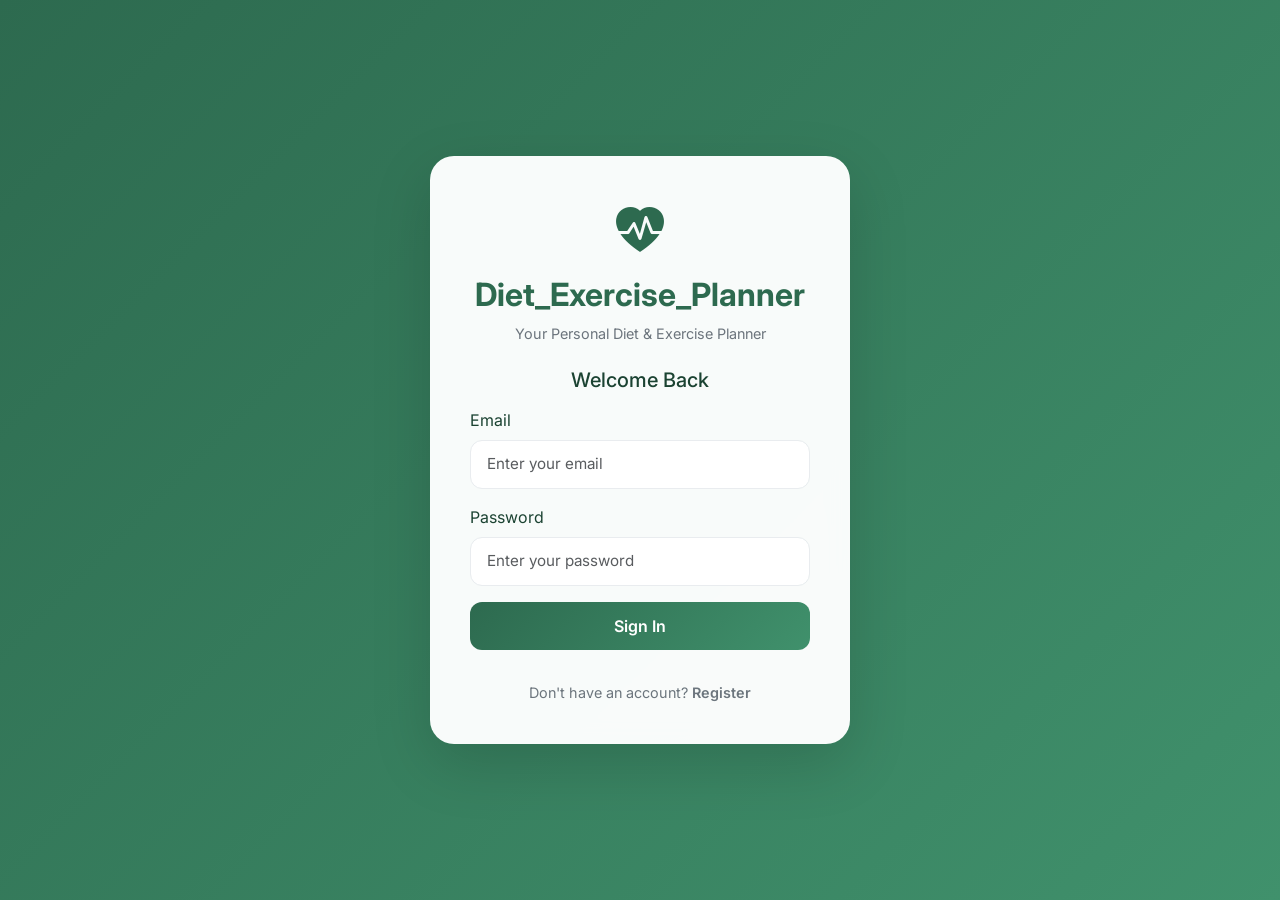
<file: index.html>
<!DOCTYPE html>
<html lang="en">
<head>
    <meta charset="UTF-8">
    <meta name="viewport" content="width=device-width, initial-scale=1.0">
    <meta name="google-site-verification" content="rfWoy1HWtlaCHy5CN8coHj37R3y__MUSgHewu0D3lo8" />
    <title>Diet_Exercise_Planner</title>
    <meta name="description" content="Diet_Exercise_Planner is your personal health assistant. Create custom diet plans, tailored workout routines, and track fitness goals with our free, responsive web app. Secure local storage keeps your data private. Start your transformation today with optimized meal plans and exercise schedules built for your unique lifestyle and fitness needs.">
    <meta name="keywords" content="Diet_Exercise_Planner, personalized meal planner, custom workout generator, fitness tracker app, weight loss diet plan, muscle gain routine, BMI calculator, responsive health app, offline fitness tracker, web-based diet planner, calorie counter, macro tracker, fat loss guide, strength training routines, healthy lifestyle app, daily nutrition planner, home workout generator, free fitness tools, health management system, bodybuilding diet plan, healthy eating tracker">
    <link href="https://cdn.jsdelivr.net/npm/bootstrap@5.3.2/dist/css/bootstrap.min.css" rel="stylesheet">
    <link href="https://cdn.jsdelivr.net/npm/bootstrap-icons@1.11.1/font/bootstrap-icons.css" rel="stylesheet">
    <link href="https://fonts.googleapis.com/css2?family=Inter:wght@300;400;500;600;700&display=swap" rel="stylesheet">
    <link rel="canonical" href="https://unknownop-cyber.github.io/Diet_Exercise_Planner/" />
    <link rel="stylesheet" href="style.css">

</head>
<body>

    <!-- Navigation -->
    <nav class="navbar navbar-custom fixed-top" id="mainNav" style="display: none;">
        <div class="container">
            <a class="navbar-brand" href="#"><i class="bi bi-heart-pulse-fill"></i>Diet_Exercise_Planner</a>
            <div class="nav-user">
                <span id="navUserName" style="font-weight: 500; color: var(--text-dark);"></span>
                <div class="user-avatar" id="userAvatar"></div>
                <button class="btn-reset" onclick="resetPlan()"><i class="bi bi-arrow-counterclockwise"></i> New Plan</button>
                <button class="btn-logout" onclick="logout()"><i class="bi bi-box-arrow-right"></i> Logout</button>
            </div>
        </div>
    </nav>

    <!-- Auth Section -->
    <section class="auth-section" id="authSection">
        <div class="auth-card" id="authCard">
            <div class="auth-logo">
                <i class="bi bi-heart-pulse-fill"></i>
                <h2>Diet_Exercise_Planner</h2>
                <p>Your Personal Diet & Exercise Planner</p>
            </div>

            <!-- Login Form -->
            <div id="loginForm">
                <h5 class="mb-3 text-center" style="color: var(--text-dark);">Welcome Back</h5>
                <div class="mb-3">
                    <label class="form-label">Email</label>
                    <input type="email" class="form-control" id="loginEmail" placeholder="Enter your email">
                </div>
                <div class="mb-3">
                    <label class="form-label">Password</label>
                    <input type="password" class="form-control" id="loginPassword" placeholder="Enter your password">
                </div>
                <div id="loginError" class="alert alert-danger alert-custom mb-3" style="display: none;"></div>
                <button class="btn-primary-custom mb-2" onclick="login()">Sign In</button>
                <div class="auth-toggle">
                    Don't have an account? <a onclick="toggleAuth()">Register</a>
                </div>
            </div>

            <!-- Register Form -->
            <div id="registerForm" style="display: none;">
                <h5 class="mb-3 text-center" style="color: var(--text-dark);">Create Account</h5>
                <div class="mb-3">
                    <label class="form-label">Full Name</label>
                    <input type="text" class="form-control" id="regName" placeholder="Your full name">
                </div>
                <div class="mb-3">
                    <label class="form-label">Email</label>
                    <input type="email" class="form-control" id="regEmail" placeholder="Enter your email">
                </div>
                <div class="mb-3">
                    <label class="form-label">Password</label>
                    <input type="password" class="form-control" id="regPassword" placeholder="Create a password (min 6 chars)">
                </div>
                <div class="mb-3">
                    <label class="form-label">Confirm Password</label>
                    <input type="password" class="form-control" id="regConfirm" placeholder="Confirm password">
                </div>
                <div id="regError" class="alert alert-danger alert-custom mb-3" style="display: none;"></div>
                <div id="regSuccess" class="alert alert-success alert-custom mb-3" style="display: none;"></div>
                <button class="btn-primary-custom mb-2" onclick="register()">Create Account</button>
                <div class="auth-toggle">
                    Already have an account? <a onclick="toggleAuth()">Sign In</a>
                </div>
            </div>
        </div>
    </section>

    <!-- Dashboard Section -->
    <section class="dashboard-section" id="dashboardSection">
        <div style="height: 76px;"></div> <!-- Spacer for fixed nav -->
        <div class="container py-4">

            <!-- Motivation Banner -->
            <div class="motivation-banner" id="motivationBanner">
                <h4 id="motivationTitle">Let's crush your goals!</h4>
                <p id="motivationText">Every step forward is progress. Keep going!</p>
            </div>

            <!-- Summary Stats -->
            <div class="section-title">
                <i class="bi bi-speedometer2"></i>
                Your Health Summary
            </div>
            <div class="row mb-4">
                <div class="col-md-3 col-sm-6 mb-3">
                    <div class="stat-card">
                        <div class="stat-icon bmi"><i class="bi bi-clipboard-data"></i></div>
                        <div class="stat-value" id="bmiValue">--</div>
                        <div class="stat-label">BMI Score</div>
                        <div class="small mt-1" id="bmiCategory" style="color: var(--accent-green); font-weight: 500;">--</div>
                    </div>
                </div>
                <div class="col-md-3 col-sm-6 mb-3">
                    <div class="stat-card">
                        <div class="stat-icon cal"><i class="bi bi-lightning-charge"></i></div>
                        <div class="stat-value" id="calorieValue">--</div>
                        <div class="stat-label">Daily Calories</div>
                        <div class="small mt-1" style="color: var(--text-muted);">kcal/day</div>
                    </div>
                </div>
                <div class="col-md-3 col-sm-6 mb-3">
                    <div class="stat-card">
                        <div class="stat-icon weight"><i class="bi bi-speedometer"></i></div>
                        <div class="stat-value" id="currentWeightDisplay">--</div>
                        <div class="stat-label">Current Weight</div>
                        <div class="small mt-1" id="weightProgressText" style="color: var(--accent-green); font-weight: 500;">--</div>
                    </div>
                </div>
                <div class="col-md-3 col-sm-6 mb-3">
                    <div class="stat-card">
                        <div class="stat-icon goal"><i class="bi bi-bullseye"></i></div>
                        <div class="stat-value" id="goalDisplay">--</div>
                        <div class="stat-label">Goal</div>
                        <div class="small mt-1" id="streakDisplay" style="color: var(--accent-green); font-weight: 500;">-- day streak</div>
                    </div>
                </div>
            </div>

            <!-- Weight Progress -->
            <div class="dashboard-card mb-4">
                <div class="card-header-custom">
                    <i class="bi bi-graph-up-arrow"></i>
                    Progress to Target Weight
                </div>
                <div class="card-body p-4">
                    <div class="d-flex justify-content-between mb-2">
                        <span id="progressStartLabel">Start: -- kg</span>
                        <span id="progressTargetLabel">Target: -- kg</span>
                    </div>
                    <div class="progress-custom mb-3">
                        <div class="progress-bar-custom" id="weightProgressBar" style="width: 0%"></div>
                    </div>
                    <p class="mb-0" style="color: var(--text-muted); font-size: 0.9rem;">
                        <i class="bi bi-info-circle me-1"></i>
                        Log your daily weight below to track progress.
                    </p>
                </div>
            </div>

            <!-- Diet Plan Section -->
            <div class="section-title">
                <i class="bi bi-cup-hot"></i>
                Your Personalized Meal Plan
            </div>
            <div class="dashboard-card mb-4">
                <div class="card-header-custom">
                    <i class="bi bi-calendar-week"></i>
                    <span id="dietPlanTitle">1-Month Meal Plan</span>
                </div>
                <div class="card-body p-4">
                    <div class="day-tabs" id="dayTabs"></div>
                    <div id="mealPlanContent"></div>
                    <div class="hydration-card mt-3">
                        <div class="hydration-icon"><i class="bi bi-droplet-fill"></i></div>
                        <div>
                            <div style="font-weight: 600; color: #1565c0;">Hydration Reminder</div>
                            <div style="font-size: 0.9rem; color: #424242;">Aim for <strong id="waterTarget">2.5L</strong> of water daily. Drink before meals and stay hydrated during workouts.</div>
                        </div>
                    </div>
                </div>
            </div>

            <!-- Exercise Plan Section -->
            <div class="section-title">
                <i class="bi bi-bicycle"></i>
                Your Workout Schedule
            </div>
            <div class="dashboard-card mb-4">
                <div class="card-header-custom">
                    <i class="bi bi-calendar-check"></i>
                    Weekly Exercise Plan
                </div>
                <div class="card-body p-4">
                    <div class="week-selector" id="weekSelector"></div>
                    <div id="exercisePlanContent"></div>
                </div>
            </div>

            <!-- Goal Tracker -->
            <div class="section-title">
                <i class="bi bi-journal-check"></i>
                Daily Goal Tracker
            </div>
            <div class="dashboard-card mb-4">
                <div class="card-header-custom">
                    <i class="bi bi-pencil-square"></i>
                    Log Your Progress
                </div>
                <div class="card-body p-4">
                    <div class="row">
                        <div class="col-md-4 mb-3">
                            <label class="form-label">Today's Weight (kg)</label>
                            <input type="number" class="form-control" id="logWeight" step="0.1" placeholder="e.g., 70.5">
                        </div>
                        <div class="col-md-4 mb-3">
                            <label class="form-label">Calories Consumed</label>
                            <input type="number" class="form-control" id="logCalories" placeholder="e.g., 1800">
                        </div>
                        <div class="col-md-4 mb-3">
                            <label class="form-label">Minutes Exercised</label>
                            <input type="number" class="form-control" id="logMinutes" placeholder="e.g., 45">
                        </div>
                    </div>
                    <div class="mb-3">
                        <label class="form-label">Did you complete today's workout?</label>
                        <div class="d-flex gap-3">
                            <div class="form-check">
                                <input class="form-check-input" type="checkbox" id="workoutCompleted">
                                <label class="form-check-label" for="workoutCompleted">Workout Completed</label>
                            </div>
                            <div class="form-check">
                                <input class="form-check-input" type="checkbox" id="dietFollowed">
                                <label class="form-check-label" for="dietFollowed">Followed Meal Plan</label>
                            </div>
                        </div>
                    </div>
                    <button class="btn-primary-custom" style="width: auto; padding: 0.75rem 2rem;" onclick="addLogEntry()">
                        <i class="bi bi-plus-lg me-2"></i>Log Entry
                    </button>
                    <div id="trackerMessage" class="mt-3" style="display: none;"></div>
                </div>
            </div>

            <!-- Log History -->
            <div class="dashboard-card mb-4">
                <div class="card-header-custom">
                    <i class="bi bi-clock-history"></i>
                    Recent Logs
                </div>
                <div class="card-body p-4" id="logHistory">
                    <div class="empty-state">
                        <i class="bi bi-journal"></i>
                        <p>No entries yet. Start logging your progress today!</p>
                    </div>
                </div>
            </div>
        </div>
    </section>

    <!-- Onboarding Modal -->
    <div class="modal fade" id="onboardingModal" data-bs-backdrop="static" tabindex="-1">
        <div class="modal-dialog modal-lg modal-dialog-centered">
            <div class="modal-content">
                <div class="modal-header">
                    <h5 class="modal-title" style="color: var(--primary-green); font-weight: 700;">
                        <i class="bi bi-person-plus me-2"></i>Set Up Your Profile
                    </h5>
                </div>
                <div class="modal-body">
                    <!-- Wizard Progress -->
                    <div class="wizard-progress">
                        <div class="text-center">
                            <div class="wizard-step-indicator active" id="step1ind">1</div>
                            <div class="wizard-label">Basic Info</div>
                        </div>
                        <div class="text-center">
                            <div class="wizard-step-indicator" id="step2ind">2</div>
                            <div class="wizard-label">Body Stats</div>
                        </div>
                        <div class="text-center">
                            <div class="wizard-step-indicator" id="step3ind">3</div>
                            <div class="wizard-label">Activity</div>
                        </div>
                        <div class="text-center">
                            <div class="wizard-step-indicator" id="step4ind">4</div>
                            <div class="wizard-label">Diet</div>
                        </div>
                        <div class="text-center">
                            <div class="wizard-step-indicator" id="step5ind">5</div>
                            <div class="wizard-label">Goals</div>
                        </div>
                    </div>

                    <!-- Step 1: Basic Info -->
                    <div class="wizard-step active" id="step1">
                        <h6 class="mb-3" style="color: var(--text-dark);">Tell us about yourself</h6>
                        <div class="mb-3">
                            <label class="form-label">Full Name</label>
                            <input type="text" class="form-control" id="profName" placeholder="e.g., John Doe">
                        </div>
                        <div class="mb-3">
                            <label class="form-label">Gender</label>
                            <select class="form-select" id="profGender">
                                <option value="">Select gender</option>
                                <option value="male">Male</option>
                                <option value="female">Female</option>
                            </select>
                        </div>
                        <div class="mb-3">
                            <label class="form-label">Age (years)</label>
                            <input type="number" class="form-control" id="profAge" placeholder="e.g., 28" min="10" max="100">
                        </div>
                    </div>

                    <!-- Step 2: Body Stats -->
                    <div class="wizard-step" id="step2">
                        <h6 class="mb-3" style="color: var(--text-dark);">Your body measurements</h6>
                        <div class="mb-3">
                            <label class="form-label">Current Weight (kg)</label>
                            <input type="number" class="form-control" id="profWeight" step="0.1" placeholder="e.g., 75.0">
                        </div>
                        <div class="mb-3">
                            <label class="form-label">Height (cm)</label>
                            <input type="number" class="form-control" id="profHeight" placeholder="e.g., 175">
                        </div>
                        <div class="mb-3">
                            <label class="form-label">Target Weight (kg)</label>
                            <input type="number" class="form-control" id="profTarget" step="0.1" placeholder="e.g., 68.0">
                        </div>
                    </div>

                    <!-- Step 3: Activity -->
                    <div class="wizard-step" id="step3">
                        <h6 class="mb-3" style="color: var(--text-dark);">How active are you?</h6>
                        <div class="mb-3">
                            <label class="form-label">Activity Level</label>
                            <select class="form-select" id="profActivity">
                                <option value="">Select activity level</option>
                                <option value="sedentary">Sedentary (little or no exercise)</option>
                                <option value="light">Lightly Active (1-3 days/week)</option>
                                <option value="moderate">Moderately Active (3-5 days/week)</option>
                                <option value="very">Very Active (6-7 days/week)</option>
                            </select>
                        </div>
                        <div class="mb-3">
                            <label class="form-label">Exercise Environment</label>
                            <select class="form-select" id="profEnvironment">
                                <option value="">Select environment</option>
                                <option value="home">Home</option>
                                <option value="gym">Gym</option>
                                <option value="none">No Equipment / Outdoor</option>
                            </select>
                        </div>
                    </div>

                    <!-- Step 4: Diet -->
                    <div class="wizard-step" id="step4">
                        <h6 class="mb-3" style="color: var(--text-dark);">Your dietary preferences</h6>
                        <div class="mb-3">
                            <label class="form-label">Dietary Preference</label>
                            <select class="form-select" id="profDiet">
                                <option value="">Select preference</option>
                                <option value="vegetarian">Vegetarian</option>
                                <option value="non-vegetarian">Non-Vegetarian</option>
                                <option value="vegan">Vegan</option>
                                <option value="keto">Keto</option>
                                <option value="no-preference">No Preference</option>
                            </select>
                        </div>
                        <div class="mb-3">
                            <label class="form-label">Allergies or Health Conditions</label>
                            <textarea class="form-control" id="profAllergies" rows="3" placeholder="e.g., Nut allergy, lactose intolerant, diabetes..."></textarea>
                        </div>
                    </div>

                    <!-- Step 5: Goals -->
                    <div class="wizard-step" id="step5">
                        <h6 class="mb-3" style="color: var(--text-dark);">What is your primary goal?</h6>
                        <div class="mb-3">
                            <label class="form-label">Fitness Goal</label>
                            <select class="form-select" id="profGoal">
                                <option value="">Select goal</option>
                                <option value="weight-loss">Weight Loss</option>
                                <option value="muscle-gain">Muscle Gain</option>
                                <option value="maintenance">Maintenance</option>
                                <option value="endurance">Endurance</option>
                                <option value="flexibility">Flexibility</option>
                            </select>
                        </div>
                        <div class="alert alert-info alert-custom" style="background: var(--soft-blue); color: var(--primary-green); border: none;">
                            <i class="bi bi-info-circle me-2"></i>
                            We'll generate a personalized 1-month meal plan and weekly workout schedule based on your answers.
                        </div>
                    </div>
                </div>
                <div class="modal-footer">
                    <button type="button" class="btn-outline-custom" id="prevBtn" style="width: auto; display: none;" onclick="prevStep()">Back</button>
                    <button type="button" class="btn-primary-custom" id="nextBtn" style="width: auto;" onclick="nextStep()">Next</button>
                </div>
            </div>
        </div>
    </div>

    <script src="https://cdn.jsdelivr.net/npm/bootstrap@5.3.2/dist/js/bootstrap.bundle.min.js"></script>
    <script src="script.js"></script>
</body>
</html>
</file>
<file: style.css>
:root{--primary-green:#2d6a4f;--light-green:#d8f3dc;--accent-green:#40916c;--soft-blue:#e0f2f1;--warm-white:#f8faf9;--text-dark:#1b4332;--text-muted:#6c757d;--card-shadow:0 4px 20px rgba(45, 106, 79, 0.08);--hover-shadow:0 8px 30px rgba(45, 106, 79, 0.15)}*{margin:0;padding:0;box-sizing:border-box}body{font-family:Inter,-apple-system,BlinkMacSystemFont,sans-serif;background:linear-gradient(135deg,#f8faf9 0,#e8f5e9 100%);min-height:100vh;color:var(--text-dark)}.auth-section{min-height:100vh;display:flex;align-items:center;justify-content:center;padding:2rem;background:linear-gradient(135deg,var(--primary-green) 0,var(--accent-green) 100%)}.auth-card{background:rgba(255,255,255,.97);border-radius:24px;padding:2.5rem;box-shadow:0 20px 60px rgba(0,0,0,.15);width:100%;max-width:420px;backdrop-filter:blur(10px);animation:slideUp .6s ease-out}@keyframes slideUp{from{opacity:0;transform:translateY(30px)}to{opacity:1;transform:translateY(0)}}@keyframes fadeIn{from{opacity:0}to{opacity:1}}.auth-logo{text-align:center;margin-bottom:1.5rem}.auth-logo i{font-size:3rem;color:var(--primary-green)}.auth-logo h2{font-weight:700;color:var(--primary-green);margin-top:.5rem}.auth-logo p{color:var(--text-muted);font-size:.9rem}.form-control,.form-select{border-radius:12px;border:1.5px solid #e9ecef;padding:.75rem 1rem;font-size:.95rem;transition:all .3s ease}.form-control:focus,.form-select:focus{border-color:var(--accent-green);box-shadow:0 0 0 4px rgba(64,145,108,.1)}.btn-primary-custom{background:linear-gradient(135deg,var(--primary-green) 0,var(--accent-green) 100%);border:none;border-radius:12px;padding:.75rem 1.5rem;font-weight:600;color:#fff;transition:all .3s ease;width:100%}.btn-primary-custom:hover{transform:translateY(-2px);box-shadow:0 8px 20px rgba(45,106,79,.3);color:#fff}.btn-outline-custom{border:2px solid var(--accent-green);color:var(--accent-green);border-radius:12px;padding:.75rem 1.5rem;font-weight:600;background:0 0;transition:all .3s ease;width:100%}.btn-outline-custom:hover{background:var(--light-green);color:var(--primary-green)}.auth-toggle{text-align:center;margin-top:1.5rem;color:var(--text-muted);font-size:.9rem}.auth-toggle a{color:var(--primary-green);font-weight:600;cursor:pointer;text-decoration:none}.dashboard-section{display:none;animation:fadeIn .5s ease-out;padding-bottom:3rem}.dashboard-section.active{display:block}.navbar-custom{background:rgba(255,255,255,.95);backdrop-filter:blur(10px);box-shadow:0 2px 20px rgba(0,0,0,.05);padding:.75rem 0}.navbar-brand{font-weight:700;color:var(--primary-green)!important;font-size:1.5rem}.navbar-brand i{margin-right:.5rem}.nav-user{display:flex;align-items:center;gap:1rem}.user-avatar{width:40px;height:40px;border-radius:50%;background:linear-gradient(135deg,var(--primary-green) 0,var(--accent-green) 100%);color:#fff;display:flex;align-items:center;justify-content:center;font-weight:600}.btn-logout{border:1.5px solid #dc3545;color:#dc3545;border-radius:10px;padding:.4rem 1rem;font-weight:500;font-size:.85rem;background:0 0;transition:all .3s ease}.btn-logout:hover{background:#dc3545;color:#fff}.btn-reset{border:1.5px solid var(--accent-green);color:var(--accent-green);border-radius:10px;padding:.4rem 1rem;font-weight:500;font-size:.85rem;background:0 0;transition:all .3s ease}.btn-reset:hover{background:var(--accent-green);color:#fff}.dashboard-card{background:#fff;border-radius:20px;border:none;box-shadow:var(--card-shadow);transition:all .3s ease;overflow:hidden}.dashboard-card:hover{box-shadow:var(--hover-shadow);transform:translateY(-3px)}.card-header-custom{background:linear-gradient(135deg,var(--light-green) 0,var(--soft-blue) 100%);border-bottom:none;padding:1.25rem 1.5rem;font-weight:600;color:var(--primary-green);display:flex;align-items:center;gap:.75rem}.card-header-custom i{font-size:1.2rem}.stat-card{background:#fff;border-radius:16px;padding:1.5rem;box-shadow:var(--card-shadow);text-align:center;transition:all .3s ease}.stat-card:hover{box-shadow:var(--hover-shadow);transform:translateY(-3px)}.stat-icon{width:56px;height:56px;border-radius:16px;display:flex;align-items:center;justify-content:center;margin:0 auto 1rem;font-size:1.5rem}.stat-icon.bmi{background:#fff3e0;color:#e65100}.stat-icon.cal{background:#e3f2fd;color:#1565c0}.stat-icon.weight{background:#e8f5e9;color:#2e7d32}.stat-icon.goal{background:#f3e5f5;color:#7b1fa2}.stat-value{font-size:1.75rem;font-weight:700;color:var(--text-dark);margin-bottom:.25rem}.stat-label{font-size:.85rem;color:var(--text-muted);font-weight:500}.progress-custom{height:12px;border-radius:10px;background:#e9ecef;overflow:hidden}.progress-bar-custom{background:linear-gradient(90deg,var(--primary-green) 0,var(--accent-green) 100%);border-radius:10px;transition:width 1s ease}.meal-card{background:#fff;border-radius:16px;padding:1.25rem;box-shadow:var(--card-shadow);transition:all .3s ease;border-left:4px solid var(--accent-green)}.meal-card:hover{box-shadow:var(--hover-shadow);transform:translateY(-2px)}.meal-type{font-size:.75rem;font-weight:700;text-transform:uppercase;letter-spacing:.5px;color:var(--accent-green);margin-bottom:.5rem}.meal-title{font-weight:600;color:var(--text-dark);margin-bottom:.5rem}.meal-cal{font-size:.85rem;color:var(--text-muted)}.meal-cal i{color:#e65100;margin-right:.25rem}.exercise-table{background:#fff;border-radius:16px;overflow:hidden;box-shadow:var(--card-shadow)}.exercise-table thead th{background:linear-gradient(135deg,var(--light-green) 0,var(--soft-blue) 100%);color:var(--primary-green);font-weight:600;border:none;padding:1rem}.exercise-table tbody td{padding:1rem;border-bottom:1px solid #f0f0f0;vertical-align:middle}.exercise-table tbody tr:hover{background:#f8faf9}.badge-exercise{background:var(--light-green);color:var(--primary-green);font-weight:500;padding:.4rem .75rem;border-radius:8px}.tracker-input-group{background:#fff;border-radius:16px;padding:1.5rem;box-shadow:var(--card-shadow)}.log-entry{background:#f8faf9;border-radius:12px;padding:1rem;margin-bottom:.75rem;display:flex;justify-content:space-between;align-items:center}.log-entry-date{font-weight:600;color:var(--primary-green)}.log-entry-details{color:var(--text-muted);font-size:.9rem}.motivation-banner{background:linear-gradient(135deg,var(--primary-green) 0,var(--accent-green) 100%);color:#fff;border-radius:16px;padding:1.5rem;text-align:center;margin-bottom:2rem}.motivation-banner h4{font-weight:600;margin-bottom:.5rem}.motivation-banner p{margin:0;opacity:.95}.wizard-step{display:none;animation:fadeIn .4s ease}.wizard-step.active{display:block}.wizard-progress{display:flex;justify-content:space-between;margin-bottom:2rem;position:relative}.wizard-progress::before{content:'';position:absolute;top:15px;left:10%;right:10%;height:3px;background:#e9ecef;z-index:0}.wizard-step-indicator{width:32px;height:32px;border-radius:50%;background:#e9ecef;color:var(--text-muted);display:flex;align-items:center;justify-content:center;font-weight:600;font-size:.85rem;position:relative;z-index:1;transition:all .3s ease}.wizard-step-indicator.active{background:var(--primary-green);color:#fff}.wizard-step-indicator.completed{background:var(--accent-green);color:#fff}.wizard-label{font-size:.75rem;color:var(--text-muted);margin-top:.5rem;text-align:center}.modal-content{border-radius:24px;border:none}.modal-header{border-bottom:none;padding:1.5rem 1.5rem 0}.modal-body{padding:1.5rem}.modal-footer{border-top:none;padding:0 1.5rem 1.5rem}.day-tabs{display:flex;gap:.5rem;overflow-x:auto;padding-bottom:.5rem;margin-bottom:1.5rem}.day-tab{min-width:50px;padding:.5rem 1rem;border-radius:12px;border:1.5px solid #e9ecef;background:#fff;color:var(--text-muted);font-weight:500;font-size:.85rem;cursor:pointer;transition:all .3s ease;text-align:center}.day-tab.active{background:var(--primary-green);color:#fff;border-color:var(--primary-green)}.day-tab:hover:not(.active){border-color:var(--accent-green);color:var(--accent-green)}.week-selector{display:flex;gap:.5rem;margin-bottom:1.5rem;flex-wrap:wrap}.week-btn{padding:.5rem 1rem;border-radius:12px;border:1.5px solid #e9ecef;background:#fff;color:var(--text-muted);font-weight:500;font-size:.85rem;cursor:pointer;transition:all .3s ease}.week-btn.active{background:var(--primary-green);color:#fff;border-color:var(--primary-green)}.streak-badge{background:linear-gradient(135deg,#ff6b6b 0,#ee5a24 100%);color:#fff;border-radius:12px;padding:.5rem 1rem;font-weight:600;display:inline-flex;align-items:center;gap:.5rem}.hydration-card{background:linear-gradient(135deg,#e3f2fd 0,#bbdefb 100%);border-radius:16px;padding:1.25rem;display:flex;align-items:center;gap:1rem}.hydration-icon{font-size:2rem;color:#1565c0}@media (max-width:768px){.auth-card{padding:1.5rem;margin:1rem}.stat-card{margin-bottom:1rem}}::-webkit-scrollbar{width:8px;height:8px}::-webkit-scrollbar-track{background:#f1f1f1;border-radius:4px}::-webkit-scrollbar-thumb{background:var(--accent-green);border-radius:4px}.alert-custom{border-radius:12px;border:none}.section-title{font-weight:700;color:var(--primary-green);margin-bottom:1.5rem;display:flex;align-items:center;gap:.75rem}.section-title i{font-size:1.5rem}.empty-state{text-align:center;padding:3rem;color:var(--text-muted)}.empty-state i{font-size:3rem;margin-bottom:1rem;color:#dee2e6}.workout-check{width:24px;height:24px;border-radius:6px;border:2px solid var(--accent-green);cursor:pointer;display:flex;align-items:center;justify-content:center;transition:all .3s ease}.workout-check.completed{background:var(--accent-green);color:#fff}
</file>
